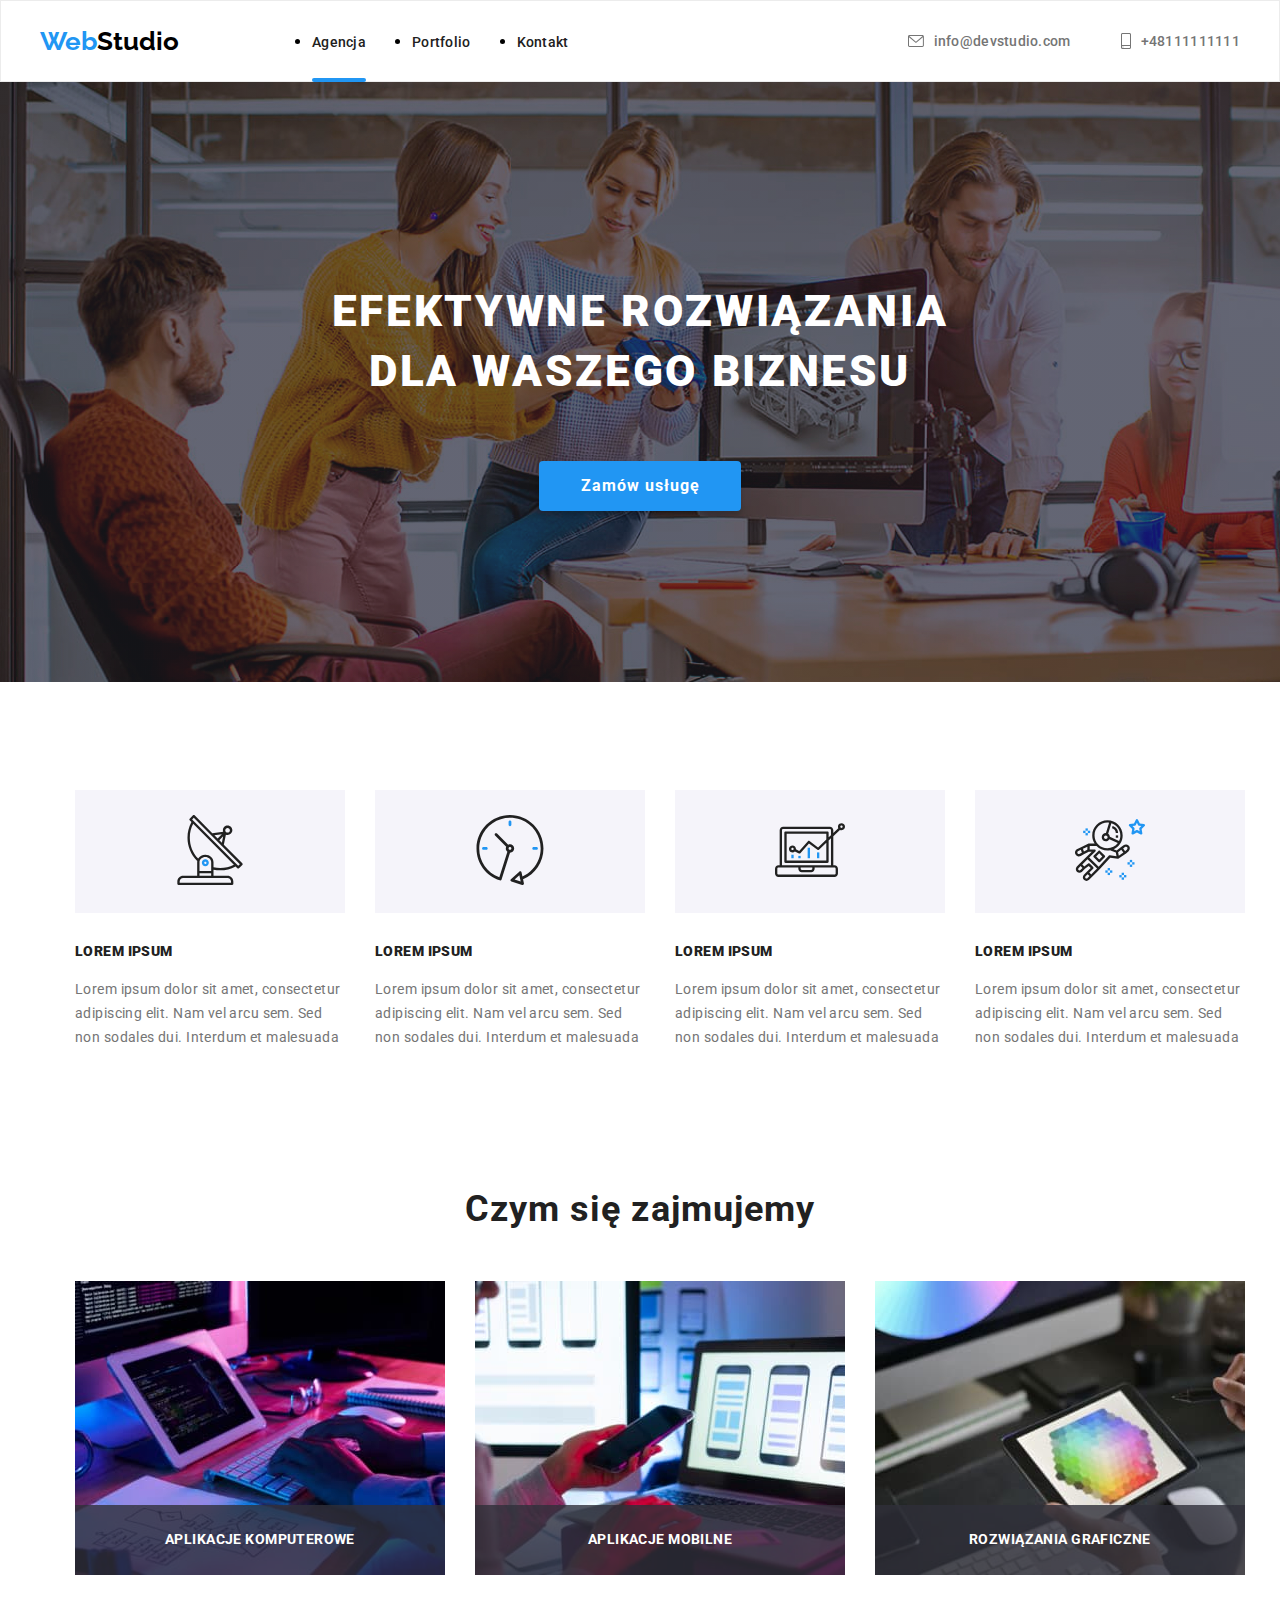
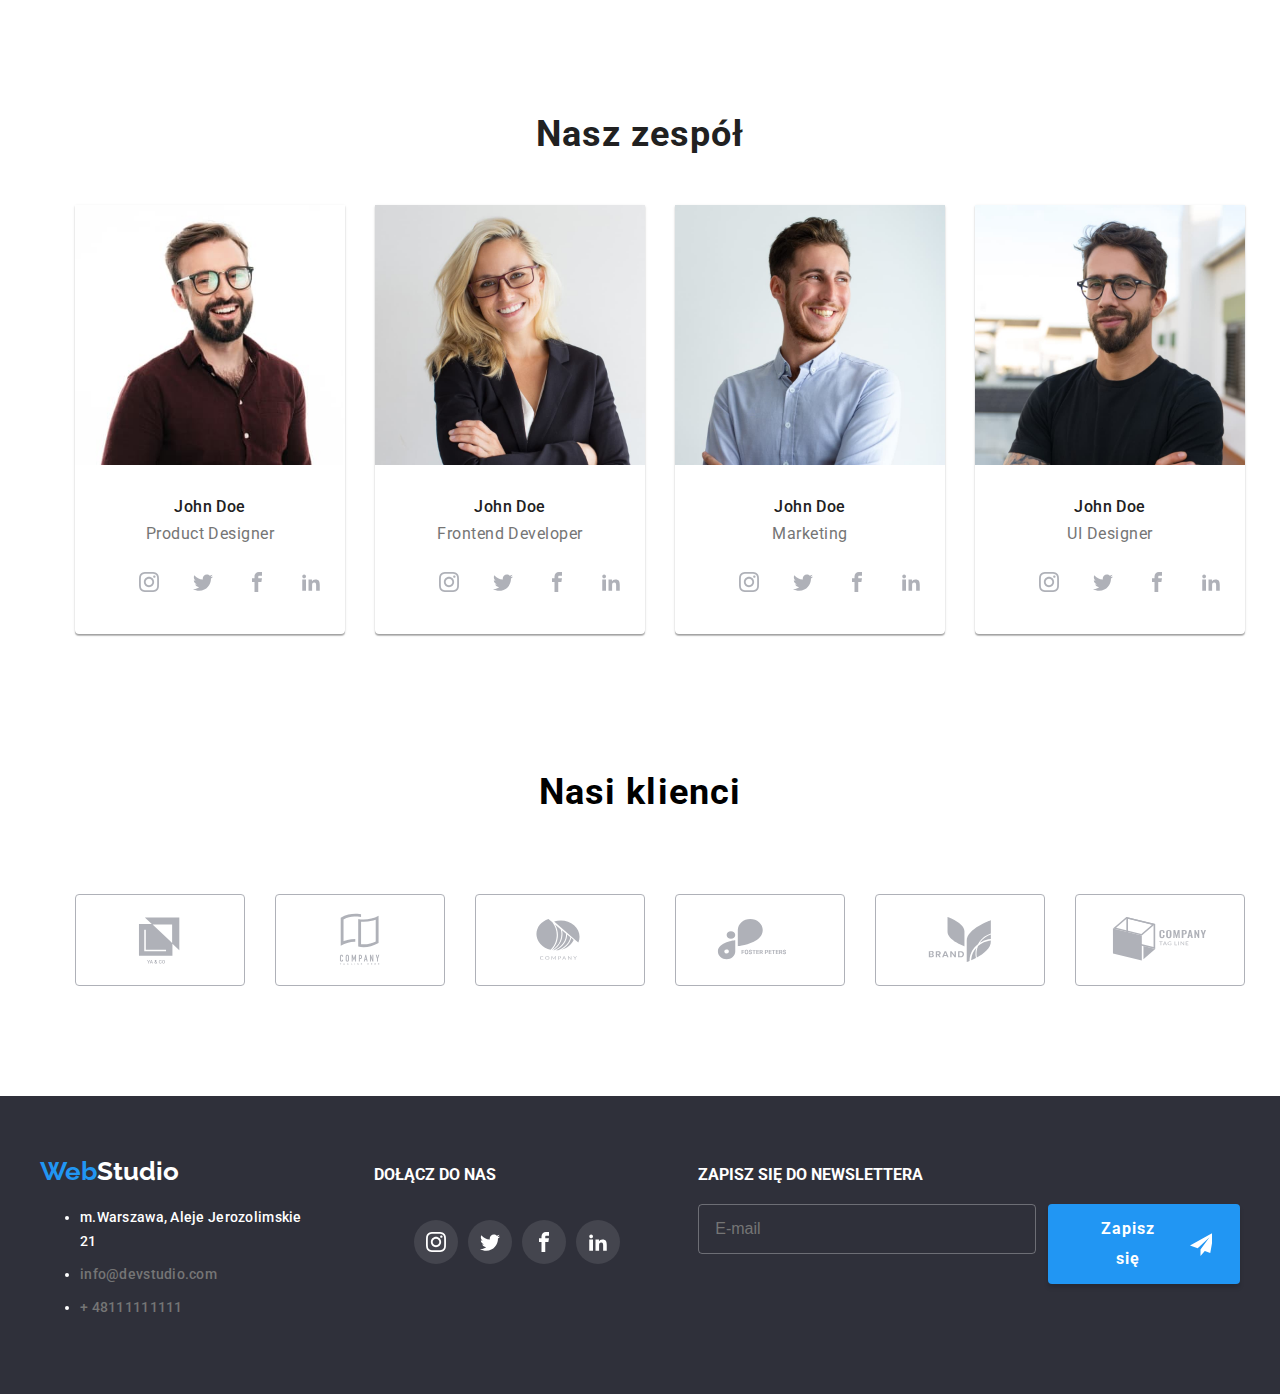
<file: index.html>
<!DOCTYPE html>
<html lang="pl">
  <head>
    <meta charset="UTF-8" />
    <meta http-equiv="X-UA-Compatible" content="IE=edge" />
    <meta name="viewport" content="width=device-width, initial-scale=1.0" />
    <title>WebStudio</title>
      <link rel="stylesheet" href="./sass/main.css" />
     <link rel="preconnect" href="https://fonts.googleapis.com">
     <link rel="preconnect" href="https://fonts.gstatic.com" crossorigin>
     <link href="https://fonts.googleapis.com/css2?family=Raleway:wght@700&family=Roboto:wght@400;500;700;900&display=swap" rel="stylesheet">

  </head>
<body> 

 <header class="header">
  <div class="container header__wrapper">

  <nav class="navigation">
    
          <a href="index.html" class="navigation_logo"> <span class="web">Web</span
            ><span class="studio">Studio</span></a>
         <ul class="link-list">
            <li><a class="menu-link menu-link-active" href="#">Agencja</a></li>
          <li><a href="Portfolio.html">Portfolio</a></li>
         <li><a href="#">Kontakt</a></li>
        </ul>
        </nav>
      
        <div class="header__contact-wrapper">
            <div class="header__contact-item">
                <svg width="16" height="12">
                    <use href="images/icons.svg#icon-envelope"></use>
                </svg>
                <a class="header-contact-link" href="mailto:info@devstudio.com">
                    info@devstudio.com
                </a>
            </div>
            <div class="header__contact-item">
                <svg width="10px" height="16">
                    <use href="images/icons.svg#icon-smartphone"></use>
                </svg>
                <a class="header-contact-link" href="tel:+48111111111">
                    +48111111111
                </a>
            </div>
        </div>
      </div>
  </header>
    
    <main>
      <div class="grey-box">
        <div class="box">
        <h1 class="upper">EFEKTYWNE ROZWIĄZANIA DLA WASZEGO BIZNESU</h1>
        <button class="button" data-modal-open>Zamów usługę</button>
      </div>
      </div>
    
    <section class="section">
      <div class="container">
       
        <ul class="main list">
          <li>
              <div class="svg-wrapper">
                  <svg width="70" height="70">
                      <use
                              href="images/icons.svg#icon-antenna-1"
                      ></use>
                  </svg>
              </div>
            <h4 class="list-title"><b>LOREM IPSUM</b></h4>
<p class="text">
            Lorem ipsum dolor sit amet, consectetur adipiscing elit. Nam vel
            arcu sem. Sed non sodales dui. Interdum et malesuada</p>
          </li>
          <li>
              <div class="svg-wrapper">
                <svg width="70" height="70">
                  <use href="images/icons.svg#icon-clock-1"></use>
              </svg>
              </div>
            <h4 class="list-title"><b>LOREM IPSUM</b></h4>
            <p class="text">
            Lorem ipsum dolor sit amet, consectetur adipiscing elit. Nam vel
            arcu sem. Sed non sodales dui. Interdum et malesuada</p>
          </li>
          <li>
              <div class="svg-wrapper">
                  <svg width="70" height="70">
                      <use
                              href="images/icons.svg#icon-diagram-1"
                      ></use>
                  </svg>
              </div>
            <h4 class="list-title"><b>LOREM IPSUM</b></h4>
            <p class="text">
            Lorem ipsum dolor sit amet, consectetur adipiscing elit. Nam vel
            arcu sem. Sed non sodales dui. Interdum et malesuada</p>
          </li>
          <li>
              <div class="svg-wrapper">
                  <svg width="70" height="70">
                      <use
                              href="images/icons.svg#icon-astronaut-1"
                      ></use>
                  </svg>
              </div>

            <h4 class="list-title"><b>LOREM IPSUM</b></h4>
            <p class="text">
            Lorem ipsum dolor sit amet, consectetur adipiscing elit. Nam vel
            arcu sem. Sed non sodales dui. Interdum et malesuada</p>
          </li>
        </ul>
      </div>
    </section>
    <section class="section no-padding-top"> 
          <div class="container">
          <h2 class="section-heading">Czym się zajmujemy</h2>
          <ul class="list">
            <li class="work-item">
              <img
                src="images/img(1).jpg"
                alt="close-up-image-programer-working-his-desk-office_1098-18707.jpg"
                width="370"
                height="294"
              />
                <div class="work-overlay">
                    Aplikacje komputerowe
                </div>
            </li>
            <li class="work-item">
              <img
                src="images/img(2).jpg"
                alt="web-ui-designers-are-developing-application-smartphones-team-creators-is-working-interface-mobile-phones_8119-2713.jpg"
                width="370"
                height="294"
              />
                <div class="work-overlay">
                    Aplikacje mobilne
                </div>
            </li>
            <li class="work-item">
              <img
                src="images/img(3).jpg"
                alt="creative-artist-web-design-with-working-colour-selection-graphic-tablet_35674-1119.jpg"
                width="370"
                height="294"
              />
                <div class="work-overlay">
                    Rozwiązania graficzne
                </div>
            </li>
          </ul>
        </div>
      </section>
      <section class="section no-padding-top">
        <div class="container">
          <h2 class="section-heading">Nasz zespół</h2>
          <ul class="list">
            <li class="team-item">
              <img
                src="images/img(4).jpg"
                alt="John Doe photo"
                width="270"
                height="260"
              />
              <h4 class="name">John Doe</h4>
              <span class="position">Product Designer</span>
           
           
            <ul class="social-media-list">
              <li class="social-media-icon">
                  <svg width="20" height="20">
                      <use
                          href="images/icons.svg#icon-instagram"
                      ></use>
                  </svg>
              </li>
              <li class="social-media-icon">
                  <svg width="20" height="20">
                      <use
                          href="images/icons.svg#icon-twitter"
                      ></use>
                  </svg>
              </li>
              <li class="social-media-icon">
                  <svg width="20" height="20">
                      <use
                          href="images/icons.svg#icon-facebook"
                      ></use>
                  </svg>
              </li>
              <li class="social-media-icon">
                  <svg width="20" height="20">
                      <use
                          href="images/icons.svg#icon-linkedin2"
                      ></use>
                  </svg>
              </li>
          </ul>

        </li>
            <li class="team-item">
              <img
                src="images/img(5).jpg"
                alt="John Doe photo"
                width="270"
                height="260"
              />
              <h4 class="name">John Doe</h4>
              <span class="position">Frontend Developer</span>

            <ul class="social-media-list">
              <li class="social-media-icon">
                  <svg width="20" height="20">
                      <use
                          href="images/icons.svg#icon-instagram"
                      ></use>
                  </svg>
              </li>
              <li class="social-media-icon">
                  <svg width="20" height="20">
                      <use
                          href="images/icons.svg#icon-twitter"
                      ></use>
                  </svg>
              </li>
              <li class="social-media-icon">
                  <svg width="20" height="20">
                      <use
                          href="images/icons.svg#icon-facebook"
                      ></use>
                  </svg>
              </li>
              <li class="social-media-icon">
                  <svg width="20" height="20">
                      <use
                          href="images/icons.svg#icon-linkedin2"
                      ></use>
                  </svg>
              </li>
          </ul>
        </li>

        <li class="team-item">
          <img
            src="images/img(6).jpg"
            alt="John Doe photo"
            width="270"
            height="260"
          />
          <h4 class="name">John Doe</h4>
          <span class="position">Marketing</span>

        <ul class="social-media-list">
          <li class="social-media-icon">
              <svg width="20" height="20">
                  <use
                      href="images/icons.svg#icon-instagram"
                  ></use>
              </svg>
          </li>
          <li class="social-media-icon">
              <svg width="20" height="20">
                  <use
                      href="images/icons.svg#icon-twitter"
                  ></use>
              </svg>
          </li>
          <li class="social-media-icon">
              <svg width="20" height="20">
                  <use
                      href="images/icons.svg#icon-facebook"
                  ></use>
              </svg>
          </li>
          <li class="social-media-icon">
              <svg width="20" height="20">
                  <use
                      href="images/icons.svg#icon-linkedin2"
                  ></use>
              </svg>
          </li>
      </ul>
        </li>
            <li class="team-item">
              <img
                src="images/img(7).jpg"
                alt="John Doe photo"
                width="270"
                height="260"
              />
              <h4 class="name">John Doe</h4>
              <span class="position">UI Designer</span>
            
            <ul class="social-media-list">
              <li class="social-media-icon">
                  <svg width="20" height="20">
                      <use
                          href="images/icons.svg#icon-instagram"
                      ></use>
                  </svg>
              </li>
              <li class="social-media-icon">
                  <svg width="20" height="20">
                      <use
                          href="images/icons.svg#icon-twitter"
                      ></use>
                  </svg>
              </li>
              <li class="social-media-icon">
                  <svg width="20" height="20">
                      <use
                          href="images/icons.svg#icon-facebook"
                      ></use>
                  </svg>
              </li>
              <li class="social-media-icon">
                  <svg width="20" height="20">
                      <use
                          href="images/icons.svg#icon-linkedin2"
                      ></use>
                  </svg>
              </li>
          </ul>
   
            </li>
          </ul>
        </div>
      </section>
    
    <div class="clients">
      <div>
          <h2>Nasi klienci</h2>
      </div>
      <ul class="clients-list">
          <li>
              <svg width="106" height="60.04">
                  <use href="images/icons.svg#icon-Logo5"></use>
              </svg>
          </li>
          <li>
              <svg width="106" height="60.04">
                  <use href="images/icons.svg#icon-Logo4"></use>
              </svg>
          </li>
          <li>
              <svg width="106" height="60.04">
                  <use href="images/icons.svg#icon-Logo3"></use>
              </svg>
          </li>
          <li>
              <svg width="106" height="60.04">
                  <use href="images/icons.svg#icon-Logo2"></use>
              </svg>
          </li>
          <li>
              <svg width="106" height="60.04">
                  <use href="images/icons.svg#icon-Logo1"></use>
              </svg>
          </li>
          <li>
              <svg width="106" height="60.04">
                  <use href="images/icons.svg#icon-Logo"></use>
              </svg>
          </li>
      </ul>
    </div>
    </main>
        <footer class="footer">
          <div class="container">
              <div class="footer-wrapper">
                  <div class="footer-address-wrapper">
                      <a href="index.html" class="navigation_logo"> <span class="web">Web</span
                      ><span class="studio2">Studio</span></a>

                      <address class="footer-address"><ul><li>m.Warszawa, Aleje Jerozolimskie 21</li>
                          <li><a class="contact-link" href="mailto:info@devstudio.com">info@devstudio.com</a></li>

                          <li><a class="contact-link"  href="tel:+48111111111">+
48111111111</a></li></ul>
                      </address>
                  </div>

                  <div>
                      <div class="join-us">
                          <p>DOŁĄCZ DO NAS</p>
                      </div>
                      <div class="foot-icons">
                          <ul class="social-media-list">
                              <li class="footer-icon">
                                  <svg width="20" height="20">
                                      <use
                                              href="images/icons.svg#icon-instagram"
                                      ></use>
                                  </svg>
                              </li>
                              <li class="footer-icon">
                                  <svg width="20" height="20">
                                      <use
                                              href="images/icons.svg#icon-twitter"
                                      ></use>
                                  </svg>
                              </li>
                              <li class="footer-icon">
                                  <svg width="20" height="20">
                                      <use
                                              href="images/icons.svg#icon-facebook"
                                      ></use>
                                  </svg>
                              </li>
                              <li class="footer-icon">
                                  <svg width="20" height="20">
                                      <use
                                              href="images/icons.svg#icon-linkedin2"
                                      ></use>
                                  </svg>
                              </li>
                          </ul>
                      </div>
                  </div>
                  <div class="newsletter">
                      <div class="join-us">
                          <p>ZAPISZ SIĘ DO NEWSLETTERA</p>
                      </div>
                      <div class="newsletter__input-wrapper">
                            <input class="newsletter__input" name="email" placeholder="E-mail"/>
                            <button class="button newsletter__button">
                                Zapisz się
                                <svg class="newsletter-icon" width="24" height="24">
                                    <use
                                            href="images/icons.svg#icon-newsletter"
                                    ></use>
                                </svg>
                            </button>
                      </div>
                  </div>
              </div>
              </div>

        </footer>
 <div class="backdrop is-hidden" data-modal>
    <div class="modal">
        <button class="button-x" data-modal-close>
            <svg width="11" height="11">
                <use href="images/icons.svg#icon-x"></use>
            </svg>
        </button>
        <div class="form-wrapper">
            <h3 class="form-header">
                Zostaw swoje dane w formularzu poniżej
            </h3>
            <form class="form">
                <label>
                    <span class="label">Imie</span>
                    <div class="input-wrapper">
                        <input class="input" name="name"/>
                        <svg class="input-icon" width="12" height="12">
                            <use href="images/icons.svg#name"
                            ></use>
                        </svg>
                    </div>
                </label>
                <label>
                    <span class="label">Telefon</span>
                    <div class="input-wrapper">
                        <input class="input" name="tel"/>
                        <svg class="input-icon" width="13" height="13">
                            <use href="images/icons.svg#tel"
                            ></use>
                        </svg>
                    </div>
                </label>
                <label>
                    <span class="label">Email</span>
                    <div class="input-wrapper">
                        <input class="input" name="email"/>
                        <svg class="input-icon" width="15" height="12">
                            <use href="images/icons.svg#message"
                            ></use>
                        </svg>
                    </div>
                </label>
                <label>
                    <span class="label">Komentarz</span>
                    <div class="input-wrapper">
                        <input class="input comment" name="comment"/>
                    </div>
                </label>
                <label class="checkbox-label">
                    <input type="checkbox" class="checkbox-controller">
                    <div class="checkbox">
                        <svg class="check-icon" width="11" height="8">
                            <use href="images/icons.svg#check"
                            ></use>
                        </svg>
                    </div>
                    <span class="checkbox-text">Oświadczam iż akceptuję <span class="checkbox-link">Regulamin</span> i <span class="checkbox-link">Politykę Prywatności</span>. </span>
                </label>
                <button class="button form-button" type="submit">WYŚLIJ</button>
            </form>
        </div>
    </div>
 </div>
    <script src="./js/modal.js"></script>
    </body>
</html>
</file>
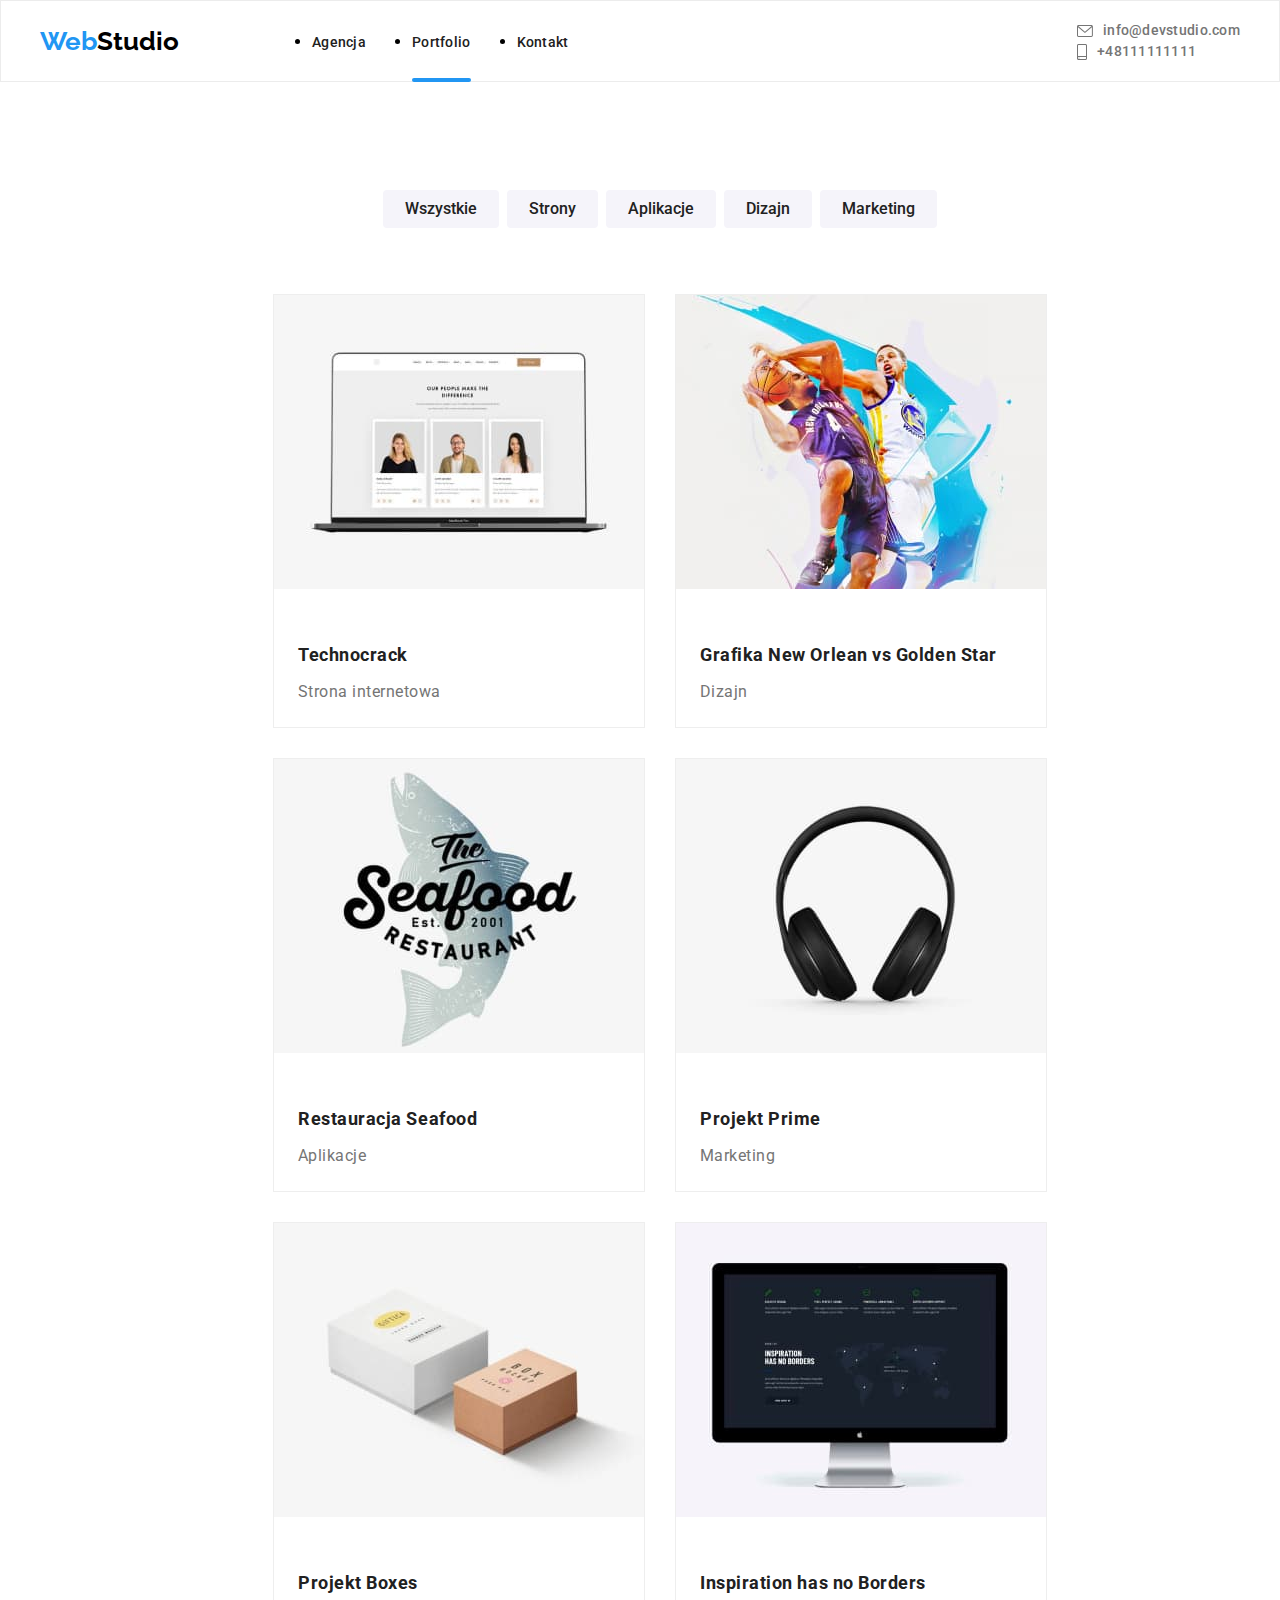
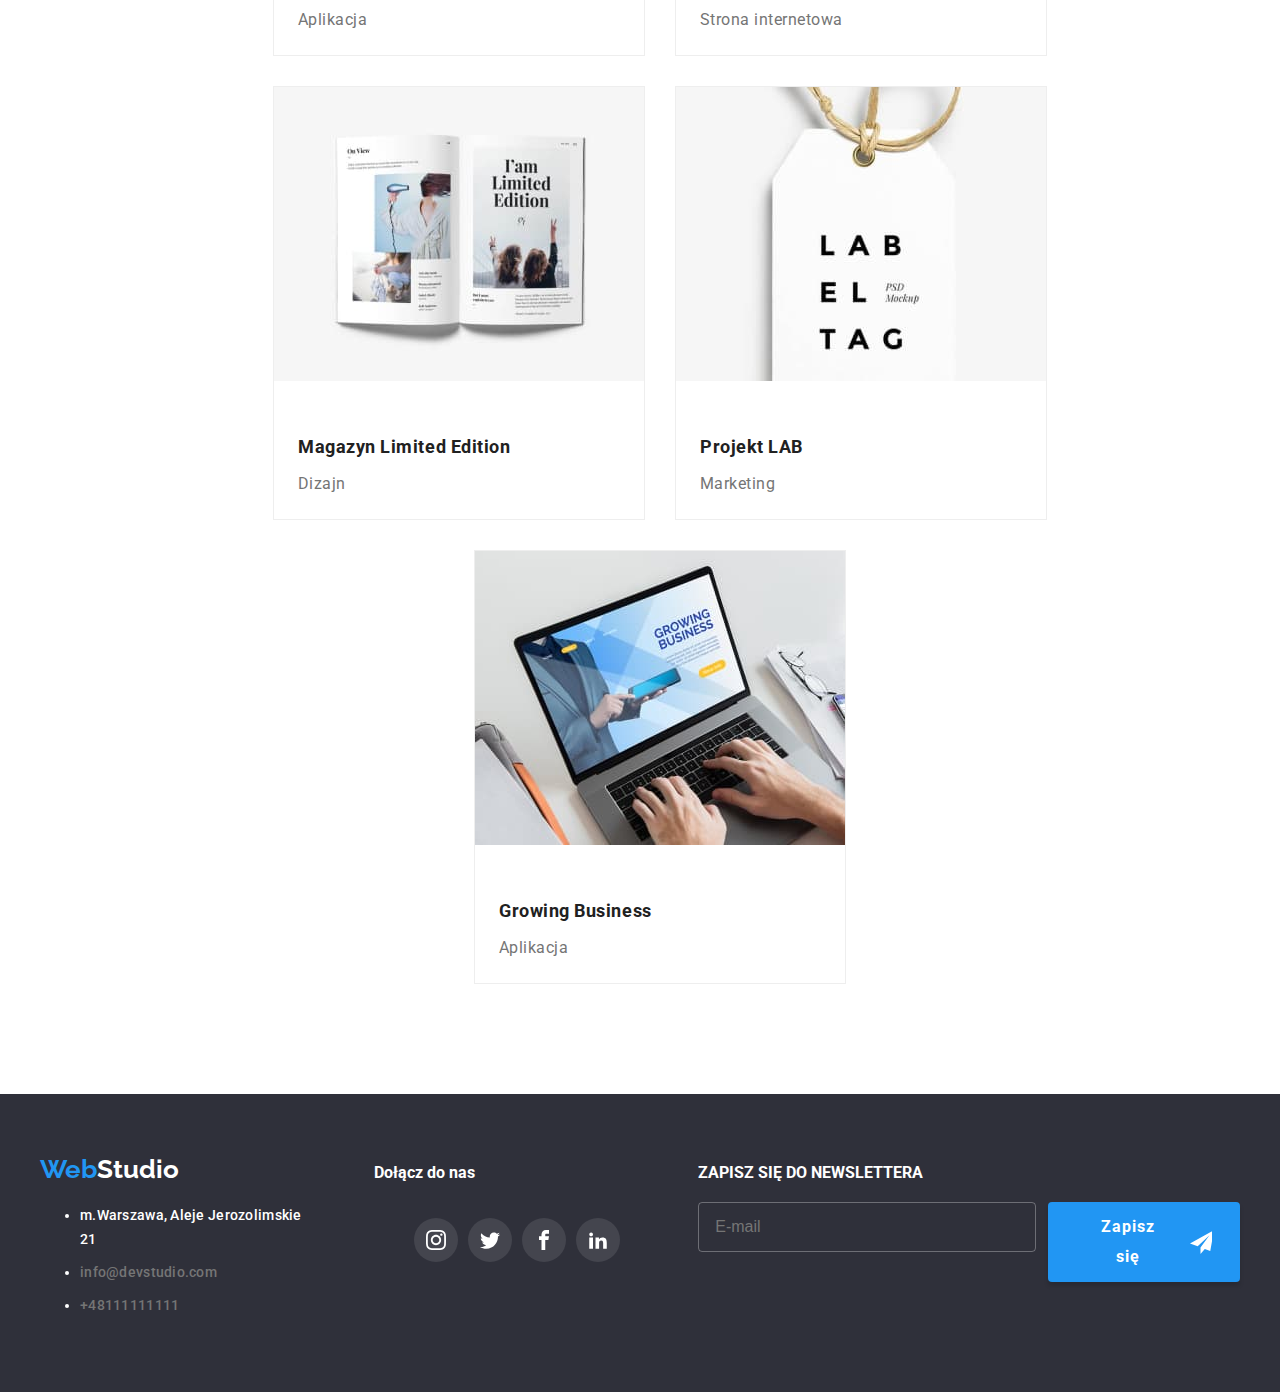
<file: Portfolio.html>
<!DOCTYPE html>
<html lang="pl">
  <head>
    <meta charset="UTF-8" />
    <meta http-equiv="X-UA-Compatible" content="IE=edge" />
    <meta name="viewport" content="width=device-width, initial-scale=1.0" />
    <title>WebStudio</title>
    <link rel="stylesheet" href="./sass/main.css" />
 <link rel="preconnect" href="https://fonts.googleapis.com">
 <link rel="preconnect" href="https://fonts.gstatic.com" crossorigin>
 <link href="https://fonts.googleapis.com/css2?family=Raleway:wght@700&family=Roboto:wght@400;500;700;900&display=swap" rel="stylesheet">
  </head>
  <body>
    <header class="header">
     <div class="container navbar-wrapper">
   
     <nav class="navigation">
       
             <a href="index.html" class="navigation_logo"> <span class="web">Web</span
               ><span class="studio">Studio</span></a>
            <ul class="link-list">
               <li><a href="index.html">Agencja</a></li>
             <li><a class="menu-link menu-link-active" href="Portfolio.html">Portfolio</a></li>
            <li><a href="#">Kontakt</a></li>
           </ul>
           </nav>

         <div class="contact-wrapper">
             <div class="contact-item">
                 <svg width="16" height="12">
                     <use href="images/icons.svg#icon-envelope"></use>
                 </svg>
                 <a class="header-contact-link" href="mailto:info@devstudio.com">
                     info@devstudio.com
                 </a>
             </div>
             <div class="contact-item">
                 <svg width="10px" height="16">
                     <use href="images/icons.svg#icon-smartphone"></use>
                 </svg>
                 <a class="header-contact-link" href="tel:+48111111111">
                     +48111111111
                 </a>
             </div>
         </div>
         </div>
     </header>
       
  
    <main>
      <section class="section">
        <div class="container">
          <ul class="list list-button">
         <li><button class="button-portfolio">Wszystkie</button></li>
         <li><button class="button-portfolio">Strony</button></li>
          <li><button class="button-portfolio">Aplikacje</button></li>
          <li><button class="button-portfolio">Dizajn</button></li>
          <li><button class="button-portfolio">Marketing</button></li>
        </ul>
      </div>
     
      
        <div class="container">
          <ul class="list-portfolio-brands">
            
              <li class="list-item">
                <img
                  src="images/img2-1.jpg"
                  alt="website photo"
                  width="370"
                  height="294"
                  top="262"
                  left="215"
                />
            <div class="portfolio-wrap">
                <h4 class="name-brand">Technocrack</h4>
              <span class="list-portfolio">Strona internetowa</span>
            </div>
              <div class="portfolio-overlay">
                  <div class="overlay-text">
                      Technocrack jest popularną platformą wykorzystywaną do rozpowszechniania koronawirusa. Firmy wykorzystują tę platformę do celów szpiegowskich i ataków na niezabezpieczone serwery konkurencji
                  </div>
              </div>
          </li>
        <li class="list-item">
            <img
              src="images/img2-2.jpg"
              alt="two basketball players"
              width="370"
              height="294"
            />
            <div class="portfolio-wrap">
                <h4 class="name-brand">Grafika New Orlean vs Golden Star</h4>
                <span class="list-portfolio">Dizajn</span>
            </div>
            <div class="portfolio-overlay">
                <div class="overlay-text">
                    Technocrack jest popularną platformą wykorzystywaną do rozpowszechniania koronawirusa. Firmy wykorzystują tę platformę do celów szpiegowskich i ataków na niezabezpieczone serwery konkurencji
                </div>
            </div>
        </li>
          <li class="list-item">
            <img
              src="images/img2-3.jpg"
              alt="The Seafood restaurant logo"
              width="370"
              height="294"
            /><div class="portfolio-wrap">
            <h4 class="name-brand">Restauracja Seafood</h4>
            <span class="list-portfolio">Aplikacje</span>
          
          </div>
              <div class="portfolio-overlay">
                  <div class="overlay-text">
                      Technocrack jest popularną platformą wykorzystywaną do rozpowszechniania koronawirusa. Firmy wykorzystują tę platformę do celów szpiegowskich i ataków na niezabezpieczone serwery konkurencji
                  </div>
              </div>
          </li>
          
            <li class="list-item">
            
              
            <img
              src="images/img2-4.jpg"
              alt="Headphones"
              width="370"
              height="294"
            /><div class="portfolio-wrap">
            <h4 class="name-brand">Projekt Prime</h4>
            <span class="list-portfolio">Marketing</span>
          
        </div>
                <div class="portfolio-overlay">
                    <div class="overlay-text">
                        Technocrack jest popularną platformą wykorzystywaną do rozpowszechniania koronawirusa. Firmy wykorzystują tę platformę do celów szpiegowskich i ataków na niezabezpieczone serwery konkurencji
                    </div>
                </div>
        </li>
        <li class="list-item">
          
          
            <img
              src="images/img2-5.jpg"
              alt="Two boxes"
              width="370"
              height="294"
            /><div class="portfolio-wrap">
            <h4 class="name-brand">Projekt Boxes</h4>
            <span class="list-portfolio">Aplikacja</span>
          
          </div>
            <div class="portfolio-overlay">
                <div class="overlay-text">
                    Technocrack jest popularną platformą wykorzystywaną do rozpowszechniania koronawirusa. Firmy wykorzystują tę platformę do celów szpiegowskich i ataków na niezabezpieczone serwery konkurencji
                </div>
            </div>
        </li>
        <li class="list-item">
        <div>
          
            <img
              src="images/img2-6.jpg"
              alt="computer monitor"
              width="370"
              height="294"
            /><div class="portfolio-wrap">
            <h4 class="name-brand">Inspiration has no Borders</h4>
            <span class="list-portfolio">Strona internetowa</span>
         
          </div>
            <div class="portfolio-overlay">
                <div class="overlay-text">
                    Technocrack jest popularną platformą wykorzystywaną do rozpowszechniania koronawirusa. Firmy wykorzystują tę platformę do celów szpiegowskich i ataków na niezabezpieczone serwery konkurencji
                </div>
            </div>
        </li> 
          
            <li class="list-item">
            
            <img
              src="images/img2-7.jpg"
              alt="the book"
              width="370"
              height="294"
            /><div class="portfolio-wrap">
            <h4 class="name-brand">Magazyn Limited Edition</h4>
            <span class="list-portfolio">Dizajn</span>
          
        </div>
                <div class="portfolio-overlay">
                    <div class="overlay-text">
                        Technocrack jest popularną platformą wykorzystywaną do rozpowszechniania koronawirusa. Firmy wykorzystują tę platformę do celów szpiegowskich i ataków na niezabezpieczone serwery konkurencji
                    </div>
                </div>
            </li>
        <li class="list-item">
            <img
              src="images/img2-8.jpg"
              alt="thicket"
              width="370"
              height="294"
            /><div class="portfolio-wrap">
            <h4 class="name-brand">Projekt LAB</h4>
            <span class="list-portfolio">Marketing</span>
          </div>
            <div class="portfolio-overlay">
                <div class="overlay-text">
                    Technocrack jest popularną platformą wykorzystywaną do rozpowszechniania koronawirusa. Firmy wykorzystują tę platformę do celów szpiegowskich i ataków na niezabezpieczone serwery konkurencji
                </div>
            </div>
        </li>
       
          <li class="list-item">
            <img
              src="images/img2-9.jpg"
              alt="personal computer"
              width="370"
              height="294"
            /><div class="portfolio-wrap">
            <h4 class="name-brand">Growing Business</h4>
            <span class="list-portfolio">Aplikacja</span>
        </div>
              <div class="portfolio-overlay">
                  <div class="overlay-text">
                      Technocrack jest popularną platformą wykorzystywaną do rozpowszechniania koronawirusa. Firmy wykorzystują tę platformę do celów szpiegowskich i ataków na niezabezpieczone serwery konkurencji
                  </div>
              </div></li>
        </ul>
    </div>
      </section>
</main>


    <footer class="footer">
        <div class="container">
            <div class="footer-wrapper">
                <div class="footer-address-wrapper">
                    <a href="index.html" class="navigation_logo"> <span class="web">Web</span
                    ><span class="studio2">Studio</span></a>

                    <address class="footer-address"><ul><li>m.Warszawa, Aleje Jerozolimskie 21</li>
                        <li><a class="contact-link" href="mailto:info@devstudio.com">info@devstudio.com</a></li>

                        <li><a class="contact-link"  href="tel:+48111111111">+48111111111</a></li></ul>
                    </address>
                </div>

                <div>
                    <div class="join-us">
                        <p>Dołącz do nas</p>
                    </div>
                    <div class="foot-icons">
                        <ul class="social-media-list">
                            <li class="footer-icon">
                                <svg width="20" height="20">
                                    <use
                                            href="images/icons.svg#icon-instagram"
                                    ></use>
                                </svg>
                            </li>
                            <li class="footer-icon">
                                <svg width="20" height="20">
                                    <use
                                            href="images/icons.svg#icon-twitter"
                                    ></use>
                                </svg>
                            </li>
                            <li class="footer-icon">
                                <svg width="20" height="20">
                                    <use
                                            href="images/icons.svg#icon-facebook"
                                    ></use>
                                </svg>
                            </li>
                            <li class="footer-icon">
                                <svg width="20" height="20">
                                    <use
                                            href="images/icons.svg#icon-linkedin2"
                                    ></use>
                                </svg>
                            </li>
                        </ul>
                    </div>
                </div>
                <div class="newsletter">
                    <div class="join-us">
                        <p>ZAPISZ SIĘ DO NEWSLETTERA</p>
                    </div>
                    <div class="newsletter__input-wrapper">
                        <input class="newsletter__input" name="email" placeholder="E-mail"/>
                        <button class="button newsletter__button">
                            Zapisz się
                            <svg class="newsletter-icon" width="24" height="24">
                                <use
                                        href="images/icons.svg#icon-newsletter"
                                ></use>
                            </svg>
                        </button>
                    </div>
                </div>
            </div>
        </div>

    </footer>
</body>
</html>
</file>
<file: sass/main.css>
:root {
  --descriptions-color: #757575;
  --black-color: #000000;
  --accent-color: #2196f3;
  --white-color: #ffffff;
  --footer-color: #2f303a;
  --stress-color: #2196f3;
  --main-font-size: 14px;
  --letter-spacing: 0.03em;
  --letter-spacing-big: 0.06em;
  --social-media-icon: #afb1b8;
}

body {
  font-family: "Roboto", sans-serif;
  color: var(--black-color);
  margin: 0;
}

.container {
  max-width: 1200px;
  margin: 0 auto;}
.web {
  color: var(--accent-color);
}

.studio {
  color: var(--black-color);
}

.button {
  font-family: Roboto;
  font-weight: 700;
  font-size: 16px;
  line-height: 1.87;
  display: flex;
  align-items: center;
  text-align: center;
  letter-spacing: 0.06em;
  color: #ffffff;
  cursor: pointer;
  background: #2196f3;
  box-shadow: 0px 4px 4px rgba(0, 0, 0, 0.15);
  border-radius: 4px;
  width: fit-content;
  margin-top: 30px;
  padding: 10px 41px 10px 42px;
  border: none;
}

.section-heading {
  font-weight: 700;
  font-size: 36px;
  line-height: 1.1875;
  text-align: center;
  letter-spacing: 0.03em;
  color: #212121;
  margin-bottom: 50px;
}

.main-list {
  margin-bottom: 50px;
  padding-inline: 8px;
  gap: 8px;
}

.list {
  display: flex;
  font-weight: 400;
  font-size: 14px;
  line-height: 1.17;
  letter-spacing: 0.03em;
  color: #757575;
  list-style-type: none;
  justify-content: center;
  gap: 8px;
}

:root {
  --descriptions-color: #757575;
  --black-color: #000000;
  --accent-color: #2196f3;
  --white-color: #ffffff;
  --footer-color: #2f303a;
  --stress-color: #2196f3;
  --main-font-size: 14px;
  --letter-spacing: 0.03em;
  --letter-spacing-big: 0.06em;
  --social-media-icon: #afb1b8;
}

.header {
  display: flex;
  align-items: center;
  border: 1px solid #ECECEC;
  justify-content: space-between;
}

.header__wrapper {
  display: flex;
  justify-content: space-between;
  width: 100%;
  height: 80px;
  align-items: center;
}

.navigation {
  display: flex;
  width: fit-content;
  align-items: center;
}

.header__contact-wrapper {
  gap: 50px;
  display: flex;
  line-height: 1.17;
}

.contact-wrapper__item {
  display: flex;
  align-items: center;
}

.header__contact-item {
  display: flex;
  align-items: center;
}

.header__contact-link {
  text-decoration: none;
  font-weight: 500;
  font-size: 14px;
  line-height: 1.5;
  letter-spacing: 0.02em;
  color: #757575;
  transition-property: color;
  transition-duration: 250ms;
  transition-timing-function: cubic-bezier(0.4, 0, 0.2, 1);
}

.contact-link,
.header-contact-link {
  text-decoration: none;
  font-weight: 500;
  font-size: 14px;
  line-height: 1.5;
  letter-spacing: 0.02em;
  color: #757575;
  transition-property: color;
  transition-duration: 250ms;
  transition-timing-function: cubic-bezier(0.4, 0, 0.2, 1);
}

.header-contact-link {
  margin-left: 10px;
}

.navigation .link-list a {
  align-items: center;
  text-decoration: none;
  font-weight: 500;
  font-size: 14px;
  line-height: 16px;
  letter-spacing: 0.02em;
  color: #212121;
  transition-property: color;
  transition-duration: 250ms;
  transition-timing-function: cubic-bezier(0.4, 0, 0.2, 1);
}

.navigation a:hover,
.navigation a:focus {
  color: #2196f3;
}

.navigation_logo {
  text-decoration: none;
  font-family: "Raleway", sans-serif;
  font-size: 26px;
  font-weight: 700;
  line-height: 1.17;
  margin-right: 93px;
  display: block;
}

.menu-link {
  position: relative;
}

.menu-link-active::after {
  position: absolute;
  content: "";
  height: 4px;
  background-color: var(--accent-color);
  width: 100%;
  border-radius: 2px;
  bottom: -32px;
  left: 0px;
}

:root {
  --descriptions-color: #757575;
  --black-color: #000000;
  --accent-color: #2196f3;
  --white-color: #ffffff;
  --footer-color: #2f303a;
  --stress-color: #2196f3;
  --main-font-size: 14px;
  --letter-spacing: 0.03em;
  --letter-spacing-big: 0.06em;
  --social-media-icon: #afb1b8;
}

*,
*::before,
*::after {
  box-sizing: border-box;
}

body {
  font-family: "Roboto", sans-serif;
  color: var(--black-color);
  margin: 0;
}

.link-list {
  display: flex;
  gap: 46px;
  align-items: center;
  line-height: 1, 2;}
.web {
  color: var(--accent-color);
}

.studio {
  color: var(--black-color);
}

.studio2 {
  color: var(--white-color);
}

/*=====HEADER=====*/
.container {
  max-width: 1200px;
  margin: 0 auto;
}

.header {
  display: flex;
  align-items: center;
  border: 1px solid #ECECEC;
  justify-content: space-between;
}

.navbar-wrapper {
  display: flex;
  justify-content: space-between;
  width: 100%;
  height: 80px;
  align-items: center;
}

.navigation-list-item::not(:last-child) {
  margin-right: 46px;
}

.navigation {
  display: flex;
  width: fit-content;
  align-items: center;
}

.header__contact-wrapper {
  gap: 50px;
  display: flex;
  line-height: 1.17;
}

.contact-item {
  display: flex;
  align-items: center;
}

.contact-item:hover {
  --color4: var(--accent-color);
  cursor: pointer;
}

.contact-item:hover a {
  color: var(--accent-color);
}

.contact-link,
.header-contact-link {
  text-decoration: none;
  font-weight: 500;
  font-size: 14px;
  line-height: 1.5;
  letter-spacing: 0.02em;
  color: #757575;
  transition-property: color;
  transition-duration: 250ms;
  transition-timing-function: cubic-bezier(0.4, 0, 0.2, 1);
}

.header-contact-link {
  margin-left: 10px;
}

.navigation .link-list a {
  align-items: center;
  text-decoration: none;
  font-weight: 500;
  font-size: 14px;
  line-height: 16px;
  letter-spacing: 0.02em;
  color: #212121;
  transition-property: color;
  transition-duration: 250ms;
  transition-timing-function: cubic-bezier(0.4, 0, 0.2, 1);
}

.navigation a:hover,
.navigation a:focus {
  color: #2196f3;
}

.footer-address {
  font-style: normal;
  text-decoration: none;
  font-weight: 500;
  font-size: 14px;
  line-height: 1.71;
  letter-spacing: 0.02em;
  margin: 0;
  color: #ffffff;
}

/*=====END HEADER=====*/
/*=====MAIN=====*/
.wrapper {
  margin: 93px;
  justify-content: space-between;
}

.grey-box {
  background: #2f303a;
  max-width: 1600px;
  margin: 0 auto;
  background-image: linear-gradient(rgba(47, 48, 58, 0.4), rgba(47, 48, 58, 0.4)), url(../images/banner-image.jpg);
  background-size: cover;
  background-repeat: no-repeat;
}

.upper {
  font-weight: 900;
  font-size: 44px;
  line-height: 1.36;
  text-align: center;
  text-transform: uppercase;
  color: #ffffff;
  letter-spacing: 0.06em;
}

.box {
  width: 696px;
  margin: 0 auto;
  height: 600px;
  display: flex;
  justify-content: center;
  flex-direction: column;
  align-items: center;
}

.button {
  font-family: Roboto;
  font-weight: 700;
  font-size: 16px;
  line-height: 1.87;
  display: flex;
  align-items: center;
  text-align: center;
  letter-spacing: 0.06em;
  color: #ffffff;
  cursor: pointer;
  background: #2196f3;
  box-shadow: 0px 4px 4px rgba(0, 0, 0, 0.15);
  border-radius: 4px;
  width: fit-content;
  margin-top: 30px;
  padding: 10px 41px 10px 42px;
  border: none;
}

.work-item {
  height: 294px;
  position: relative;
}

.work-overlay {
  position: absolute;
  bottom: 0;
  width: 100%;
  height: 70px;
  background: rgba(47, 48, 58, 0.8);
  display: flex;
  justify-content: center;
  align-items: center;
  font-size: 14px;
  line-height: 1.14;
  text-transform: uppercase;
  color: white;
  font-weight: bold;
}

.list {
  display: flex;
  font-weight: 400;
  font-size: 14px;
  line-height: 1.17;
  letter-spacing: 0.03em;
  color: #757575;
  list-style-type: none;
  justify-content: center;
  gap: 8px;
}

.svg-wrapper {
  background-color: #F5F4FA;
  padding: 25px 100px;
  margin-bottom: 30px;
}

.text {
  display: flex;
  font-weight: 400;
  font-size: 14px;
  line-height: 1.71;
  letter-spacing: 0.03em;
  color: #757575;
  list-style-type: none;
  justify-content: center;
  gap: 8px;
  margin-top: 10px;
  margin-bottom: 0px;
}

.list-portfolio-brands {
  display: flex;
  flex-wrap: wrap;
  gap: 30px;
  justify-content: center;
}

.list-item {
  border: 1px solid #EEEEEE;
  position: relative;
  overflow: hidden;
}

.list-item:hover {
  box-shadow: 0px 1px 1px rgba(0, 0, 0, 0.12), 0px 4px 4px rgba(0, 0, 0, 0.06), 1px 4px 6px rgba(0, 0, 0, 0.16);
}

.list-item:hover .portfolio-overlay {
  max-height: 410px;
}

.list-title {
  font-weight: 700;
  font-size: 14px;
  line-height: 1.17;
  letter-spacing: 0.03em;
  text-transform: uppercase;
  color: #212121;
  list-style-type: none;
}

.list-portfolio {
  font-weight: 400;
  font-size: 16px;
  letter-spacing: 0.03em;
  color: #757575;
  list-style-type: none;
  margin-top: 4px;
  margin-bottom: 20px;
  line-height: 1.875;
  text-align: center;
}

.name-brand {
  font-weight: 700;
  font-size: 18px;
  line-height: 2;
  letter-spacing: 0.03em;
  color: #212121;
  margin-bottom: 4px;
  list-style-type: none;
}

.section-heading {
  font-weight: 700;
  font-size: 36px;
  line-height: 1.1875;
  text-align: center;
  letter-spacing: 0.03em;
  color: #212121;
  margin-bottom: 50px;
}

.name {
  font-weight: 500;
  font-size: 16px;
  line-height: 1.04;
  text-align: center;
  letter-spacing: 0.03em;
  color: #212121;
  margin-top: 30px;
  margin-bottom: 10px;
}

.position {
  font-weight: 400;
  font-size: 16px;
  line-height: 1.17;
  text-align: center;
  letter-spacing: 0.03em;
  color: #757575;
  display: block;
  margin-top: 10px;
  margin-bottom: 16px;
}

.list {
  list-style-type: none;
  gap: 30px;
}

.list-button {
  gap: 8px;
}

.portfolio-buttons {
  margin-bottom: 50px;
}

.social-media-list {
  margin-bottom: 30px;
  display: flex;
  justify-content: center;
  gap: 10px;
}

.social-media-icon,
.footer-icon {
  width: 44px;
  height: 44px;
  border-radius: 50%;
  display: flex;
  justify-content: center;
  align-items: center;
  fill: var(--social-media-icon);
  transition-property: background-color, fill;
  transition-duration: 250ms;
  transition-timing-function: cubic-bezier(0.4, 0, 0.2, 1);
}

.social-media-icon:hover,
.footer-icon:hover {
  background-color: var(--accent-color);
  fill: var(--white-color);
  cursor: pointer;
}

.team-item {
  box-shadow: 0px 1px 3px rgba(0, 0, 0, 0.12), 0px 1px 1px rgba(0, 0, 0, 0.14), 0px 2px 1px rgba(0, 0, 0, 0.2);
  border-radius: 0px 0px 4px 4px;
}

.clients {
  padding-bottom: 94px;
}

.clients h2 {
  font-size: 36px;
  font-weight: 700;
  color: var(--main-color);
  line-height: 1.16;
  letter-spacing: 0.03em;
  text-align: center;
  padding-bottom: 50px;
}

.clients-list {
  list-style: none;
  display: flex;
  justify-content: center;
  gap: 30px;
}

.clients-list li {
  width: 170px;
  height: 92px;
  display: flex;
  justify-content: center;
  align-items: center;
  border-radius: 4px;
  border: 1px solid var(--social-media-icon);
  transition-property: border-color;
  transition-duration: 250ms;
  transition-timing-function: cubic-bezier(0.4, 0, 0.2, 1);
}

.clients-list use {
  transition-property: fill;
  transition-duration: 250ms;
  transition-timing-function: cubic-bezier(0.4, 0, 0.2, 1);
}

.clients-list li:hover {
  border: 1px solid var(--accent-color);
  --color1: var(--accent-color);
  cursor: pointer;
}

.clients-list li:focus,
.clients-list li:active {
  border: 1px solid #2196f3;
  fill: #2196f3;
  cursor: pointer;
}

/*=====END MAIN=====*/
/*=====FOOTER=======*/
.footer {
  background-color: #2f303a;
  width: 100%;
  padding: 60px 0px;
}

.footer-wrapper {
  display: flex;
}

.footer-address li:not(:last-child) {
  margin-bottom: 9px;
}

.footer-address-wrapper {
  margin-right: 70px;
}

.footer-address {
  margin-top: 20px;
}

.join-us {
  color: #FFFFFF;
  line-height: 1.17;
  font-weight: bold;
}

.join-us p {
  margin-bottom: 20px;
  margin-top: 10px;
}

.foot-icons {
  display: flex;
}

.newsletter {
  margin-left: 78px;
}

.newsletter__input-wrapper {
  display: flex;
}

.newsletter__input {
  height: 50px;
  width: 358px;
  border: 1px solid rgba(255, 255, 255, 0.3);
  background-color: transparent;
  padding: 15px 16px;
  font-size: 16px;
  outline: none;
  color: white;
  border-radius: 4px;
}

.newsletter-icon {
  margin-left: 24px;
}

.newsletter__button {
  margin-top: 0;
  margin-left: 12px;
  padding: 10px 28px 10px 42px;
}

.footer-icon {
  background: rgba(255, 255, 255, 0.1);
}

.footer-icon svg {
  fill: white;
}

/*=====END FOOTER=======*/
/*=====MODAL=======*/
.backdrop {
  background: rgba(0, 0, 0, 0.2);
  width: 100%;
  height: 100%;
  left: 0;
  top: 0;
  position: fixed;
  transition: transform 250ms cubic-bezier(0.4, 0, 0.2, 1);
  transform: scale(1);
}

.modal {
  position: absolute;
  width: 528px;
  left: 50%;
  top: 50%;
  background: #ffffff;
  box-shadow: 0px 1px 3px rgba(0, 0, 0, 0.12), 0px 1px 1px rgba(0, 0, 0, 0.14), 0px 2px 1px rgba(0, 0, 0, 0.2);
  border-radius: 4px;
  transform: translateX(-50%) translateY(-50%);
  transition: transform 2s;
}

.form-wrapper {
  padding: 40px;
}

.form-header {
  font-size: 20px;
  line-height: 1.15;
  text-align: center;
}

.form {
  margin-top: 12px;
}

.label {
  color: var(--descriptions-color);
  margin-bottom: 5px;
  display: block;
}

.input {
  width: 100%;
  height: 40px;
  font-size: 12px;
  font-family: Roboto;
  border: 1px solid rgba(33, 33, 33, 0.2);
  outline: none;
  border-radius: 4px;
  transition-property: border;
  transition-duration: 250ms;
  transition-timing-function: cubic-bezier(0.4, 0, 0.2, 1);
  padding: 0 0 0 42px;
}

.input-wrapper {
  position: relative;
  margin-bottom: 10px;
}

.input:focus {
  border: 1px solid var(--accent-color);
  transition: 250ms cubic-bezier(0.4, 0, 0.2, 1);
}

.input:focus .input-icon {
  fill: #2196f3;
  transition: 250ms cubic-bezier(0.4, 0, 0.2, 1);
}

.checkbox-label {
  margin-top: 20px;
  margin-left: 15px;
  display: flex;
  align-items: center;
}

.checkbox-controller {
  display: none;
}

.checkbox-controller:checked ~ .checkbox {
  background-color: var(--accent-color);
  border: none;
}

.checkbox {
  width: 16px;
  height: 15px;
  border: 2px solid #212121;
  border-radius: 2px;
  display: flex;
  align-items: center;
  justify-content: center;
}

.checkbox-link {
  color: var(--accent-color);
  text-decoration: underline;
}

.checkbox-link:hover {
  cursor: pointer;
}

.checkbox-text {
  white-space: nowrap;
  font-size: 14px;
  line-height: 1.71;
  margin-left: 8px;
}

.comment {
  height: 120px;
}

.form-button {
  margin: 30px auto 0;
}

.input-icon {
  position: absolute;
  left: 15px;
  top: 50%;
  transform: translateY(-50%);
}

.button-x {
  position: absolute;
  right: 8px;
  top: 8px;
  width: 30px;
  height: 30px;
  border-radius: 50%;
  background-color: white;
  display: flex;
  align-items: center;
  justify-content: center;
  border: 1px solid rgba(0, 0, 0, 0.1);
}

.button-x:hover {
  cursor: pointer;
}

.is-hidden {
  transform: scale(0);
}

/*========PORTFOLIO=====*/
.sectio {
  margin-top: 94px;
}

.main-list {
  margin-bottom: 50px;
  padding-inline: 8px;
  gap: 8px;
}

.button-portfolio {
  font-family: Roboto;
  border: none;
  color: #212121;
  background-color: #f5f4fa;
  font-weight: 500;
  line-height: 1.62;
  font-size: 16px;
  text-align: center;
  cursor: pointer;
  background: #f5f4fa;
  border-radius: 4px;
  padding: 6px 22px;
  margin-bottom: 50px;
}

.button-portfolio:hover {
  color: var(--white-color);
  background-color: #2196f3;
  /* shadow-middle */
  box-shadow: 0px 3px 1px rgba(0, 0, 0, 0.1), 0px 1px 2px rgba(0, 0, 0, 0.08), 0px 2px 2px rgba(0, 0, 0, 0.12);
}

.portfolio-wrap {
  font-weight: 700;
  font-size: 18px;
  line-height: 16px;
  letter-spacing: 0, 6em;
  color: #212121;
  list-style-type: none;
  text-align: justify;
  padding: 20px 24px;
  position: relative;
  z-index: 1;
  background-color: white;
}

.portfolio-overlay {
  position: absolute;
  bottom: 0px;
  height: 410px;
  max-height: 0;
  width: 100%;
  background: rgba(33, 150, 243, 0.9);
  transition-property: max-height;
  transition-duration: 250ms;
  transition-timing-function: cubic-bezier(0.4, 0, 0.2, 1);
  padding: 49px 45px 0 25px;
  color: #FFFFFF;
}

.overlay-text {
  position: relative;
  z-index: 0;
  line-height: 1.55;
  font-size: 18px;
  letter-spacing: 0.03em;
}

.index p {
  margin-top: 10px;
}

.footer-portfolio {
  background-color: #2f303a;
  width: 100%;
  padding: 60px 0px;
}

.section {
  padding: 94px 0;
}

.no-padding-top {
  padding-top: 0;
}

.grey-box {
  background: #2f303a;
  max-width: 1600px;
  margin: 0 auto;
  background-image: linear-gradient(rgba(47, 48, 58, 0.4), rgba(47, 48, 58, 0.4)), url(../images/banner-image.jpg);
  background-size: cover;
  background-repeat: no-repeat;
}

.upper {
  font-weight: 900;
  font-size: 44px;
  line-height: 1.36;
  text-align: center;
  text-transform: uppercase;
  color: #ffffff;
  letter-spacing: 0.06em;
}

.box {
  width: 696px;
  margin: 0 auto;
  height: 600px;
  display: flex;
  justify-content: center;
  flex-direction: column;
  align-items: center;
}

/*# sourceMappingURL=main.css.map */
</file>
